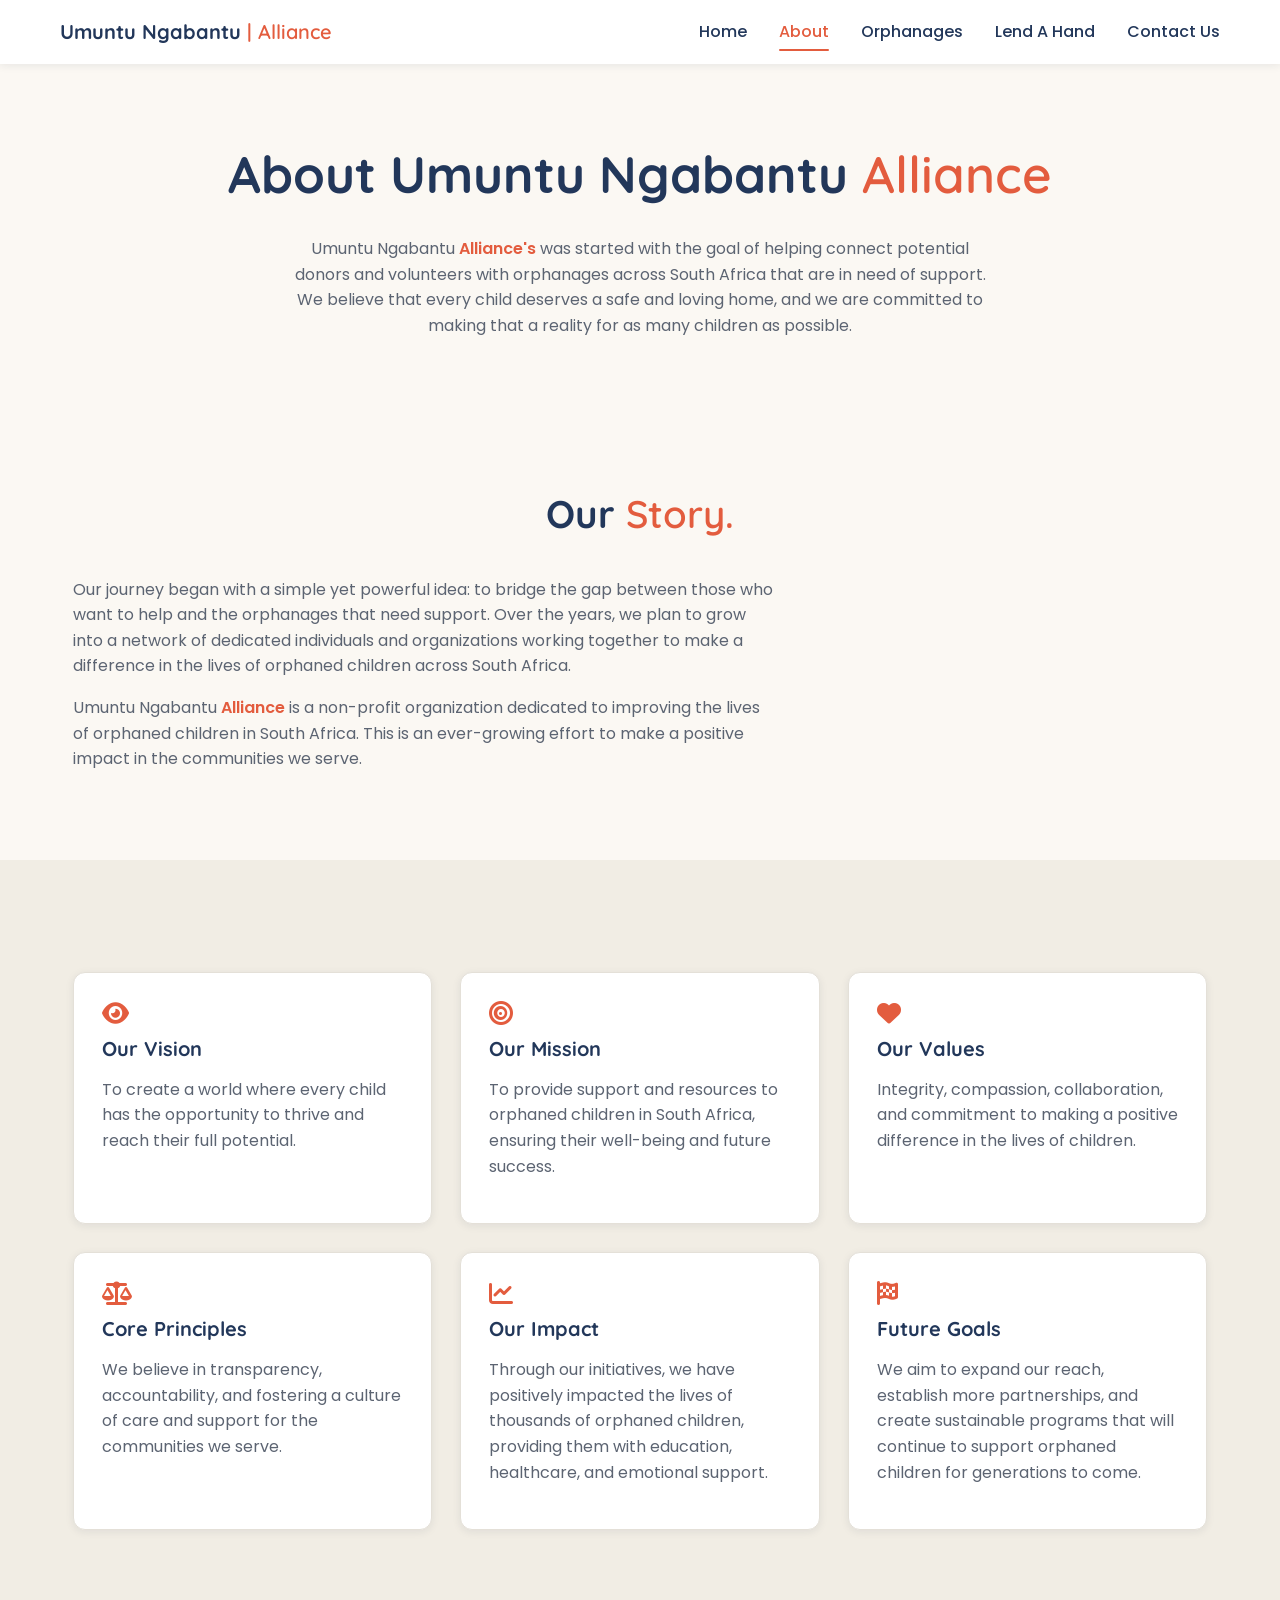
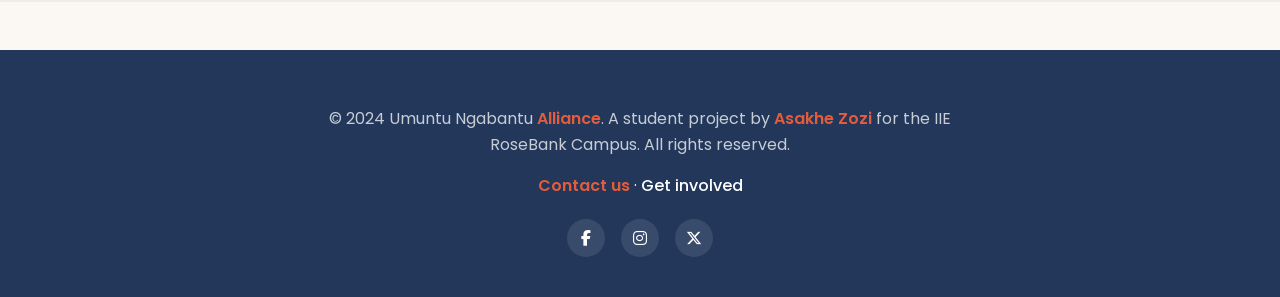
<file: htmlPages/about.html>
<!doctype html>
<html lang="en">
  <head>
    <meta charset="UTF-8" />
    <meta name="viewport" content="width=device-width, initial-scale=1.0" />
    <!-- Google Fonts: Quicksand for headings, Poppins for body text -->
    <link rel="preconnect" href="https://fonts.googleapis.com" />
    <link href="css/style.css" rel="stylesheet" />
    <!-- Font Awesome (icons only — pure CSS, no JavaScript required) -->
    <link
      rel="stylesheet"
      href="https://cdnjs.cloudflare.com/ajax/libs/font-awesome/6.5.2/css/all.min.css"
    />

    <link
      href="https://fonts.googleapis.com/css2?family=Quicksand:wght@600;700&family=Poppins:wght@400;500;600&display=swap"
      rel="stylesheet"
    />
    <script src="js/script.js" defer></script>
    <title>Umuntu Ngabantu Alliance | Empowering Communities</title>
  </head>
  <body>
    <!-- Header Section -->
    <header class="site-header">
      <nav class="nav">
        <input type="checkbox" id="nav-toggle-input" class="nav-toggle-input" />
        <a href="index.html" class="logo"
          >Umuntu Ngabantu <span class="mbala">| Alliance</span>
        </a>
        <label
          for="nav-toggle-input"
          class="nav-toggle"
          aria-label="Toggle navigation menu"
        >
          <i class="fa-solid fa-bars"></i>
        </label>
        <ul class="nav-links">
          <li class="link-items">
            <a href="index.html" class="link">Home</a>
          </li>
          <li class="link-items">
            <a href="about.html" class="link active">About</a>
          </li>
          <li class="link-items">
            <a href="orphanages.html" class="link">Orphanages</a>
          </li>
          <li class="link-items">
            <a href="enquiry.html" class="link">Lend A Hand</a>
          </li>
          <li class="link-items">
            <a href="contact.html" class="link">Contact Us</a>
          </li>
        </ul>
      </nav>
    </header>

    <!-- About/Hero Section -->
    <section class="about">
      <h1 class="heading1">
        About Umuntu Ngabantu <span class="mbala">Alliance</span>
      </h1>
      <p class="para">
        Umuntu Ngabantu <span class="mbala">Alliance's</span> was started with
        the goal of helping connect potential donors and volunteers with
        orphanages across South Africa that are in need of support. We believe
        that every child deserves a safe and loving home, and we are committed
        to making that a reality for as many children as possible.
      </p>
    </section>

    <!-- In-depth Information Section -->
    <section class="isection">
      <div class="container">
        <h2 class="heading2">Our <span class="mbala">Story.</span></h2>
        <p class="para">
          Our journey began with a simple yet powerful idea: to bridge the gap
          between those who want to help and the orphanages that need support.
          Over the years, we plan to grow into a network of dedicated
          individuals and organizations working together to make a difference in
          the lives of orphaned children across South Africa.
        </p>
        <p class="para">
          Umuntu Ngabantu <span class="mbala">Alliance</span> is a non-profit
          organization dedicated to improving the lives of orphaned children in
          South Africa. This is an ever-growing effort to make a positive impact
          in the communities we serve.
        </p>
      </div>
    </section>

    <!-- Vision and Mission Section -->
    <section class="isection alt">
      <div class="container">
        <div class="grid-3">
          <div class="vision">
            <i class="fa-solid fa-eye"></i>
            <h3 class="heading3">Our Vision</h3>
            <p class="para">
              To create a world where every child has the opportunity to thrive
              and reach their full potential.
            </p>
          </div>
          <div class="mission">
            <i class="fa-solid fa-bullseye"></i>
            <h3 class="heading3">Our Mission</h3>
            <p class="para">
              To provide support and resources to orphaned children in South
              Africa, ensuring their well-being and future success.
            </p>
          </div>
          <div class="values">
            <i class="fa-solid fa-heart"></i>
            <h3 class="heading3">Our Values</h3>
            <p class="para">
              Integrity, compassion, collaboration, and commitment to making a
              positive difference in the lives of children.
            </p>
          </div>
          <div class="core-principles">
            <i class="fa-solid fa-scale-balanced"></i>
            <h3 class="heading3">Core Principles</h3>
            <p class="para">
              We believe in transparency, accountability, and fostering a
              culture of care and support for the communities we serve.
            </p>
          </div>
          <div class="impact">
            <i class="fa-solid fa-chart-line"></i>
            <h3 class="heading3">Our Impact</h3>
            <p class="para">
              Through our initiatives, we have positively impacted the lives of
              thousands of orphaned children, providing them with education,
              healthcare, and emotional support.
            </p>
          </div>
          <div class="future-goals">
            <i class="fa-solid fa-flag-checkered"></i>
            <h3 class="heading3">Future Goals</h3>
            <p class="para">
              We aim to expand our reach, establish more partnerships, and
              create sustainable programs that will continue to support orphaned
              children for generations to come.
            </p>
          </div>
        </div>
      </div>
    </section>

    <!-- Footer Section -->
    <footer class="site-footer">
      <div class="container">
        <p class="para">
          &copy; 2024 Umuntu Ngabantu <span class="mbala">Alliance</span>. A
          student project by <span class="mbala">Asakhe Zozi</span> for the IIE
          RoseBank Campus. All rights reserved.
        </p>
        <p>
          <a href="contact.html"><span class="mbala">Contact us</span></a>
          &middot; <a href="enquiry.html">Get involved</a>
        </p>
        <div class="social-icons">
          <a href="#" aria-label="Facebook"
            ><i class="fa-brands fa-facebook-f"></i
          ></a>
          <a href="#" aria-label="Instagram"
            ><i class="fa-brands fa-instagram"></i
          ></a>
          <a href="#" aria-label="X (Twitter)"
            ><i class="fa-brands fa-x-twitter"></i
          ></a>
        </div>
      </div>
    </footer>
  </body>
</html>
</file>
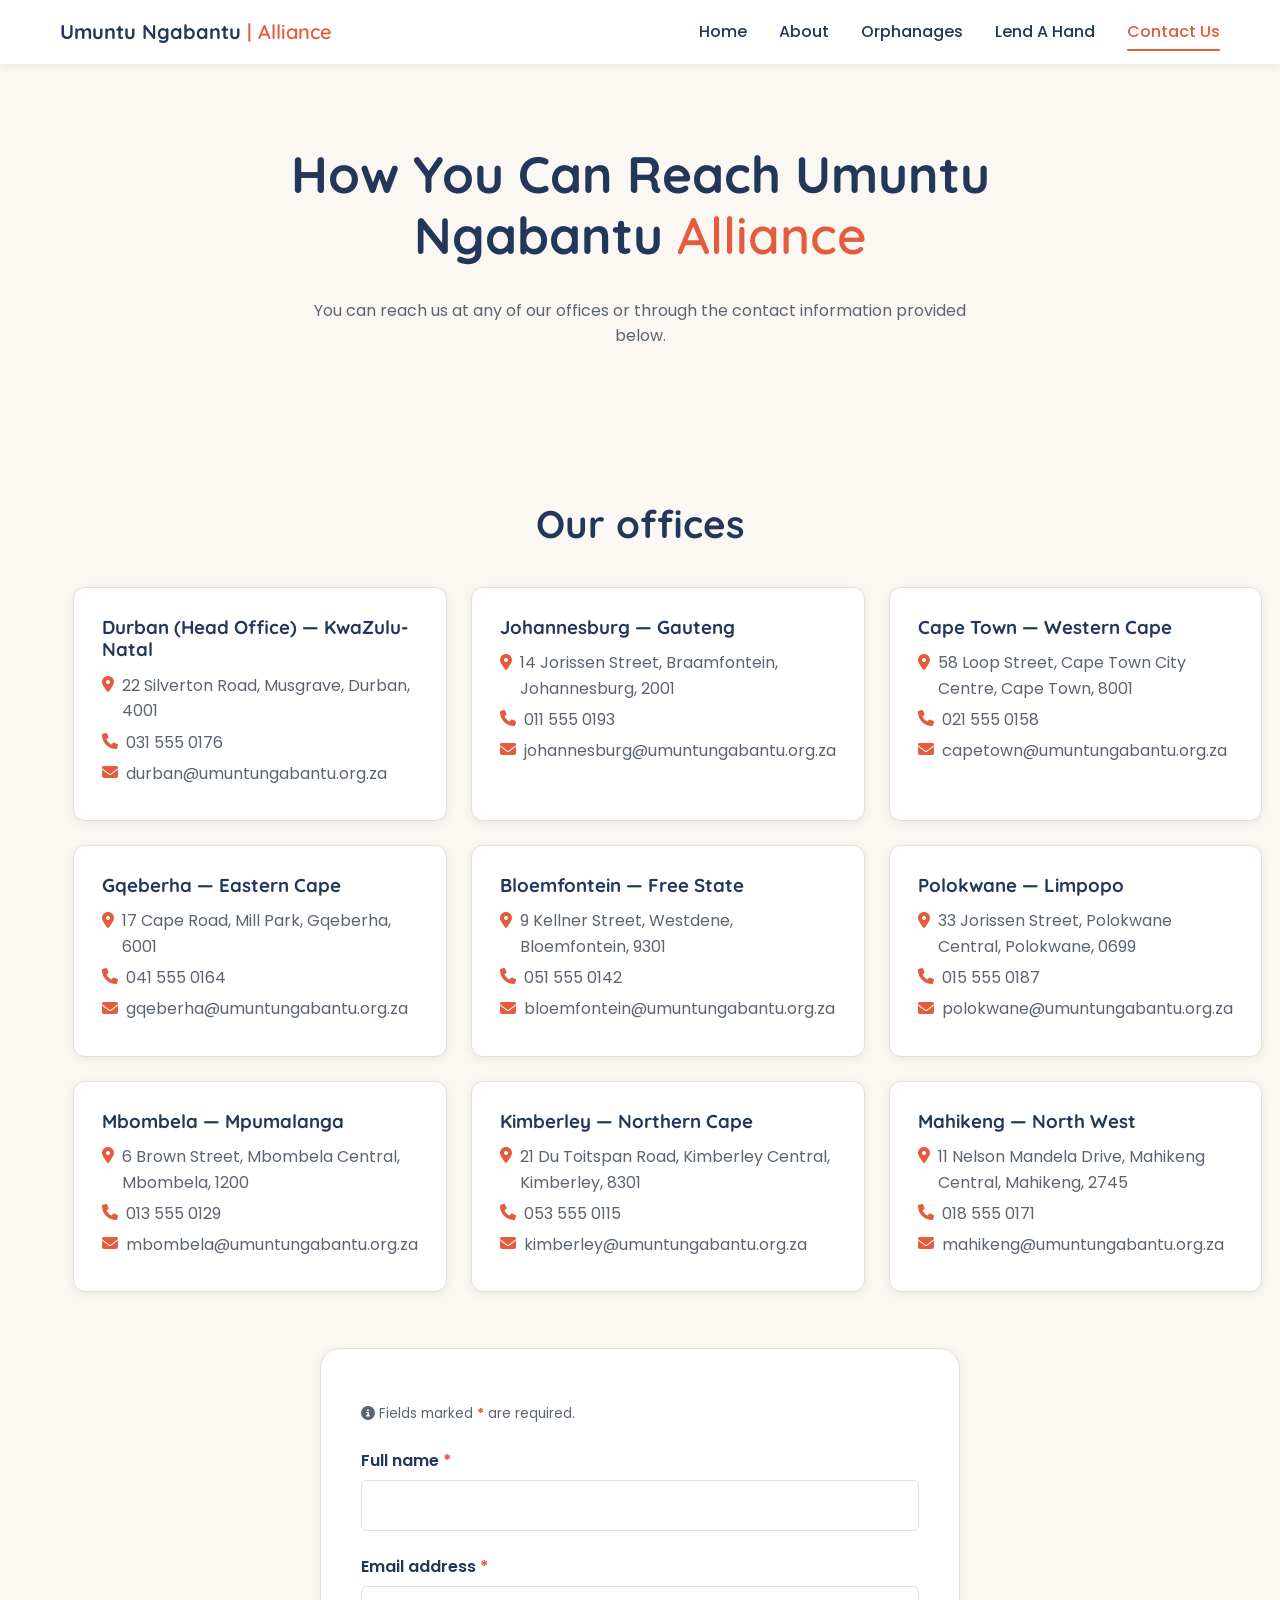
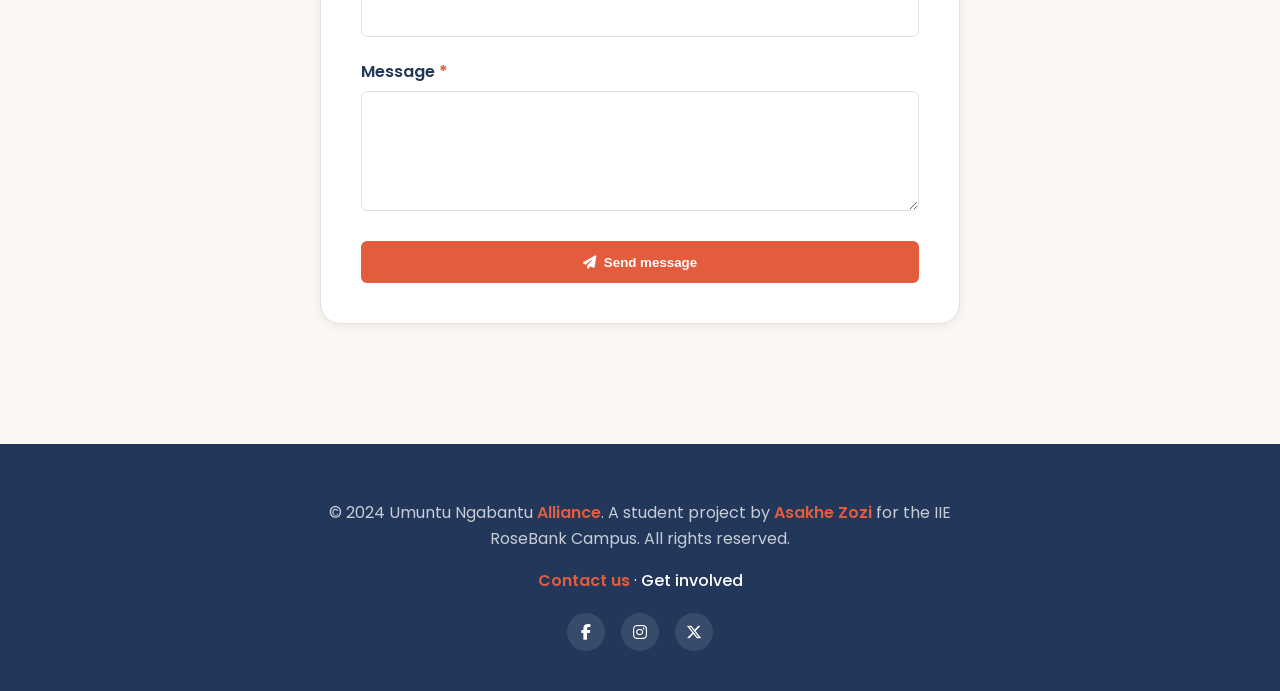
<file: htmlPages/contact.html>
<!doctype html>
<html lang="en">
  <head>
    <meta charset="UTF-8" />
    <meta name="viewport" content="width=device-width, initial-scale=1.0" />
    <!-- Google Fonts: Quicksand for headings, Poppins for body text -->
    <link rel="preconnect" href="https://fonts.googleapis.com" />

    <link href="css/style.css" rel="stylesheet" />
    <!-- Font Awesome (icons only — pure CSS, no JavaScript required) -->
    <link
      rel="stylesheet"
      href="https://cdnjs.cloudflare.com/ajax/libs/font-awesome/6.5.2/css/all.min.css"
    />

    <link
      href="https://fonts.googleapis.com/css2?family=Quicksand:wght@600;700&family=Poppins:wght@400;500;600&display=swap"
      rel="stylesheet"
    />
    <script src="js/script.js" defer></script>
    <title>Umuntu Ngabantu Alliance | Empowering Communities</title>
  </head>
  <body>
    <!-- Header Section -->
    <header class="site-header">
      <nav class="nav">
        <input type="checkbox" id="nav-toggle-input" class="nav-toggle-input" />
        <a href="index.html" class="logo"
          >Umuntu Ngabantu <span class="mbala">| Alliance</span>
        </a>
        <label
          for="nav-toggle-input"
          class="nav-toggle"
          aria-label="Toggle navigation menu"
        >
          <i class="fa-solid fa-bars"></i>
        </label>
        <ul class="nav-links">
          <li class="link-items">
            <a href="index.html" class="link">Home</a>
          </li>
          <li class="link-items">
            <a href="about.html" class="link">About</a>
          </li>
          <li class="link-items">
            <a href="orphanages.html" class="link">Orphanages</a>
          </li>
          <li class="link-items">
            <a href="enquiry.html" class="link">Lend A Hand</a>
          </li>
          <li class="link-items">
            <a href="contact.html" class="link active">Contact Us</a>
          </li>
        </ul>
      </nav>
    </header>

    <!-- Contact/Hero Section -->
    <section class="contact">
      <h1 class="heading1">
        How You Can Reach Umuntu Ngabantu <span class="mbala">Alliance</span>
      </h1>
      <p class="para">
        You can reach us at any of our offices or through the contact
        information provided below.
      </p>
    </section>

    <!-- ===================== OFFICE LOCATIONS ===================== -->
    <section class="isection">
      <div class="container">
        <h2 class="heading2">Our offices</h2>
        <div class="locations-grid">
          <div class="location-card">
            <h3>Durban (Head Office) &mdash; KwaZulu-Natal</h3>
            <p>
              <i class="fa-solid fa-location-dot"></i> 22 Silverton Road,
              Musgrave, Durban, 4001
            </p>
            <p><i class="fa-solid fa-phone"></i> 031 555 0176</p>
            <p>
              <i class="fa-solid fa-envelope"></i> durban@umuntungabantu.org.za
            </p>
          </div>

          <div class="location-card">
            <h3>Johannesburg &mdash; Gauteng</h3>
            <p>
              <i class="fa-solid fa-location-dot"></i> 14 Jorissen Street,
              Braamfontein, Johannesburg, 2001
            </p>
            <p><i class="fa-solid fa-phone"></i> 011 555 0193</p>
            <p>
              <i class="fa-solid fa-envelope"></i>
              johannesburg@umuntungabantu.org.za
            </p>
          </div>

          <div class="location-card">
            <h3>Cape Town &mdash; Western Cape</h3>
            <p>
              <i class="fa-solid fa-location-dot"></i> 58 Loop Street, Cape Town
              City Centre, Cape Town, 8001
            </p>
            <p><i class="fa-solid fa-phone"></i> 021 555 0158</p>
            <p>
              <i class="fa-solid fa-envelope"></i>
              capetown@umuntungabantu.org.za
            </p>
          </div>

          <div class="location-card">
            <h3>Gqeberha &mdash; Eastern Cape</h3>
            <p>
              <i class="fa-solid fa-location-dot"></i> 17 Cape Road, Mill Park,
              Gqeberha, 6001
            </p>
            <p><i class="fa-solid fa-phone"></i> 041 555 0164</p>
            <p>
              <i class="fa-solid fa-envelope"></i>
              gqeberha@umuntungabantu.org.za
            </p>
          </div>

          <div class="location-card">
            <h3>Bloemfontein &mdash; Free State</h3>
            <p>
              <i class="fa-solid fa-location-dot"></i> 9 Kellner Street,
              Westdene, Bloemfontein, 9301
            </p>
            <p><i class="fa-solid fa-phone"></i> 051 555 0142</p>
            <p>
              <i class="fa-solid fa-envelope"></i>
              bloemfontein@umuntungabantu.org.za
            </p>
          </div>

          <div class="location-card">
            <h3>Polokwane &mdash; Limpopo</h3>
            <p>
              <i class="fa-solid fa-location-dot"></i> 33 Jorissen Street,
              Polokwane Central, Polokwane, 0699
            </p>
            <p><i class="fa-solid fa-phone"></i> 015 555 0187</p>
            <p>
              <i class="fa-solid fa-envelope"></i>
              polokwane@umuntungabantu.org.za
            </p>
          </div>

          <div class="location-card">
            <h3>Mbombela &mdash; Mpumalanga</h3>
            <p>
              <i class="fa-solid fa-location-dot"></i> 6 Brown Street, Mbombela
              Central, Mbombela, 1200
            </p>
            <p><i class="fa-solid fa-phone"></i> 013 555 0129</p>
            <p>
              <i class="fa-solid fa-envelope"></i>
              mbombela@umuntungabantu.org.za
            </p>
          </div>

          <div class="location-card">
            <h3>Kimberley &mdash; Northern Cape</h3>
            <p>
              <i class="fa-solid fa-location-dot"></i> 21 Du Toitspan Road,
              Kimberley Central, Kimberley, 8301
            </p>
            <p><i class="fa-solid fa-phone"></i> 053 555 0115</p>
            <p>
              <i class="fa-solid fa-envelope"></i>
              kimberley@umuntungabantu.org.za
            </p>
          </div>

          <div class="location-card">
            <h3>Mahikeng &mdash; North West</h3>
            <p>
              <i class="fa-solid fa-location-dot"></i> 11 Nelson Mandela Drive,
              Mahikeng Central, Mahikeng, 2745
            </p>
            <p><i class="fa-solid fa-phone"></i> 018 555 0171</p>
            <p>
              <i class="fa-solid fa-envelope"></i>
              mahikeng@umuntungabantu.org.za
            </p>
          </div>
        </div>

        <!-- =================================================
           GENERAL CONTACT FORM
           Validated by js/script.js (the form has novalidate, so the
           browser's own pop-ups are off).
           No backend — this is a static student project,
           so nothing is actually sent anywhere.
      ================================================= -->
        <div class="form-wrapper">
          <p class="form-note">
            <i class="fa-solid fa-circle-info"></i> Fields marked
            <span class="required-mark">*</span> are required.
          </p>

          <form novalidate>
            <div class="form-group">
              <label for="contact-name">Full name</label>
              <input
                type="text"
                id="contact-name"
                name="contact-name"
                placeholder=" "
                required
              />
            </div>

            <div class="form-group">
              <label for="contact-email">Email address</label>
              <input
                type="email"
                id="contact-email"
                name="contact-email"
                placeholder=" "
                required
              />
            </div>

            <div class="form-group">
              <label for="contact-message">Message</label>
              <textarea
                id="contact-message"
                name="contact-message"
                placeholder=" "
                required
              ></textarea>
            </div>

            <button type="submit" class="btn">
              <i class="fa-solid fa-paper-plane"></i> Send message
            </button>
          </form>
        </div>
      </div>
    </section>

    <!-- Footer Section -->
    <footer class="site-footer">
      <div class="container">
        <p class="para">
          &copy; 2024 Umuntu Ngabantu <span class="mbala">Alliance</span>. A
          student project by <span class="mbala">Asakhe Zozi</span> for the IIE
          RoseBank Campus. All rights reserved.
        </p>
        <p>
          <a href="contact.html"><span class="mbala">Contact us</span></a>
          &middot; <a href="enquiry.html">Get involved</a>
        </p>
        <div class="social-icons">
          <a href="#" aria-label="Facebook"
            ><i class="fa-brands fa-facebook-f"></i
          ></a>
          <a href="#" aria-label="Instagram"
            ><i class="fa-brands fa-instagram"></i
          ></a>
          <a href="#" aria-label="X (Twitter)"
            ><i class="fa-brands fa-x-twitter"></i
          ></a>
        </div>
      </div>
    </footer>
  </body>
</html>
</file>
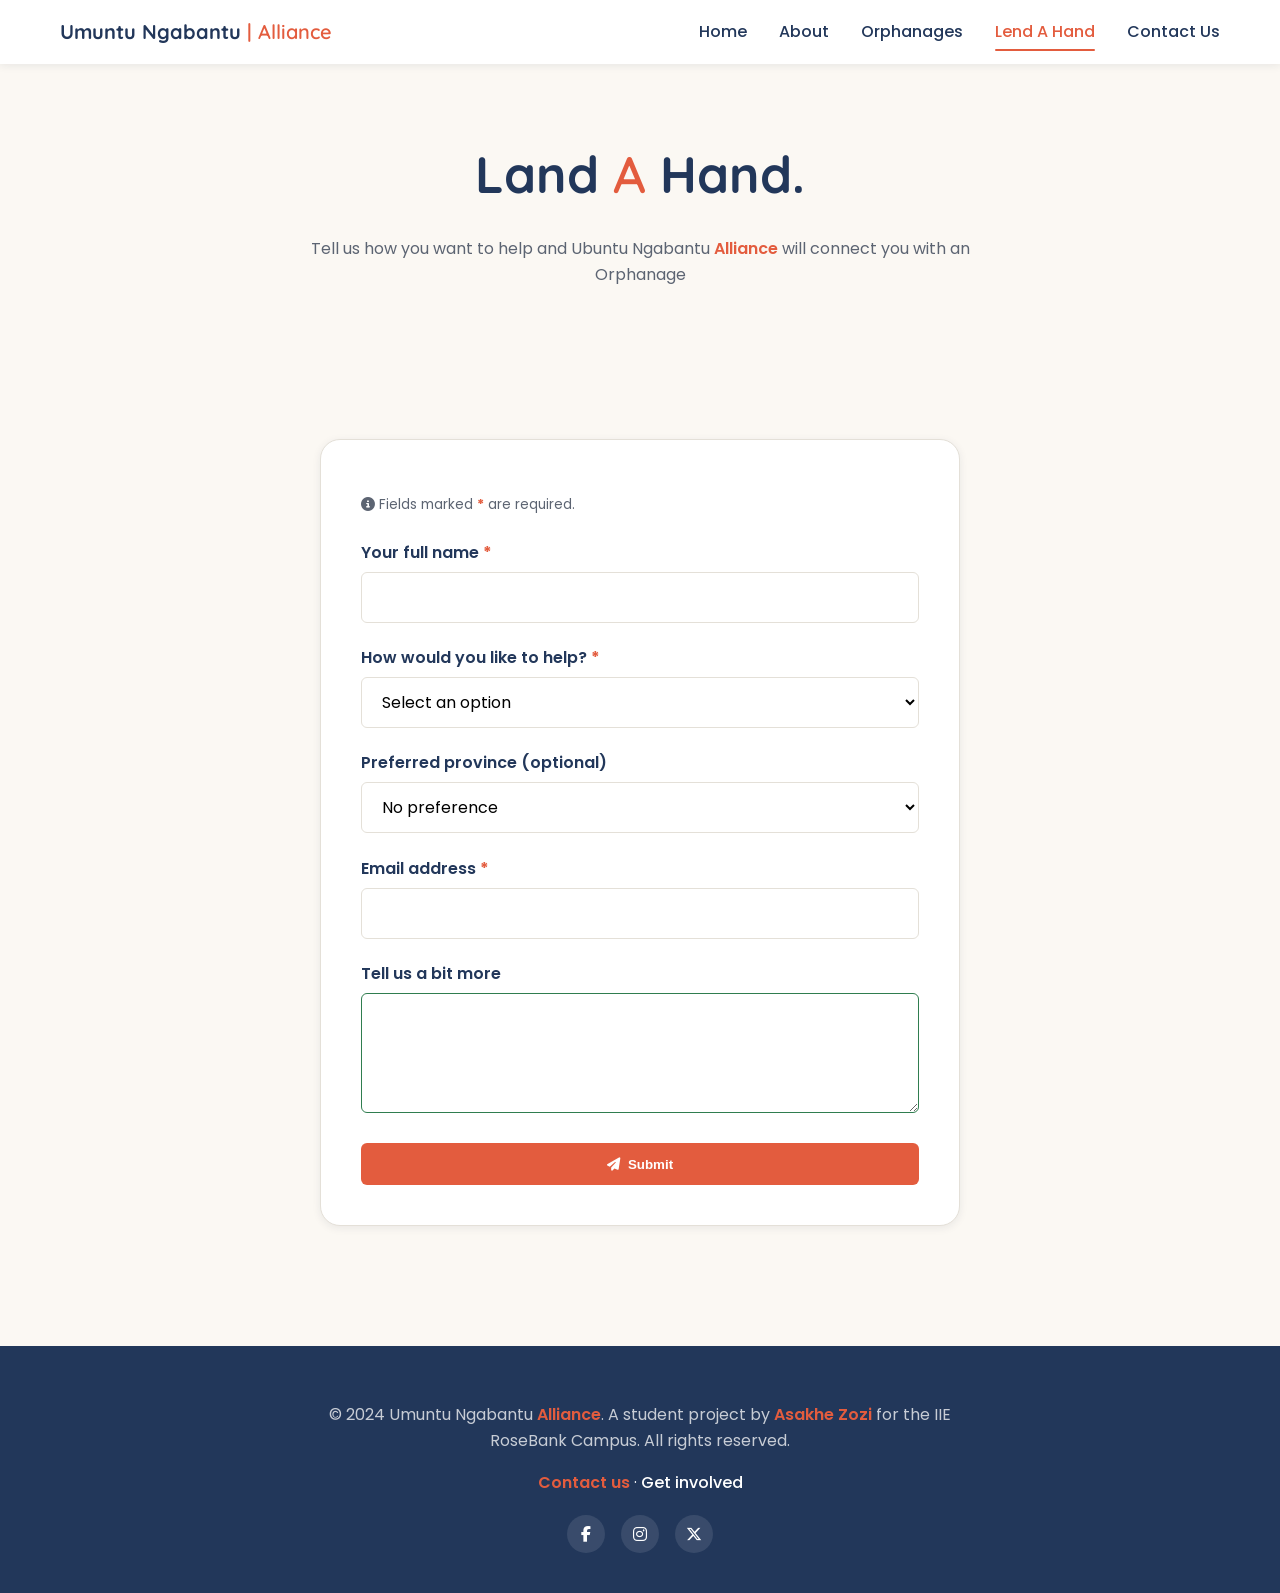
<file: htmlPages/enquiry.html>
<!doctype html>
<html lang="en">
  <head>
    <meta charset="UTF-8" />
    <meta name="viewport" content="width=device-width, initial-scale=1.0" />
    <!-- Google Fonts: Quicksand for headings, Poppins for body text -->
    <link rel="preconnect" href="https://fonts.googleapis.com" />

    <link href="css/style.css" rel="stylesheet" />
    <!-- Font Awesome (icons only — pure CSS, no JavaScript required) -->
    <link
      rel="stylesheet"
      href="https://cdnjs.cloudflare.com/ajax/libs/font-awesome/6.5.2/css/all.min.css"
    />

    <link
      href="https://fonts.googleapis.com/css2?family=Quicksand:wght@600;700&family=Poppins:wght@400;500;600&display=swap"
      rel="stylesheet"
    />
    <script src="js/script.js" defer></script>
    <title>Umuntu Ngabantu Alliance | Empowering Communities</title>
  </head>
  <body>
    <!-- Header Section -->
    <header class="site-header">
      <nav class="nav">
        <input type="checkbox" id="nav-toggle-input" class="nav-toggle-input" />
        <a href="index.html" class="logo"
          >Umuntu Ngabantu <span class="mbala">| Alliance</span>
        </a>
        <label
          for="nav-toggle-input"
          class="nav-toggle"
          aria-label="Toggle navigation menu"
        >
          <i class="fa-solid fa-bars"></i>
        </label>
        <ul class="nav-links">
          <li class="link-items">
            <a href="index.html" class="link">Home</a>
          </li>
          <li class="link-items">
            <a href="about.html" class="link">About</a>
          </li>
          <li class="link-items">
            <a href="orphanages.html" class="link">Orphanages</a>
          </li>
          <li class="link-items">
            <a href="enquiry.html" class="link active">Lend A Hand</a>
          </li>
          <li class="link-items">
            <a href="contact.html" class="link">Contact Us</a>
          </li>
        </ul>
      </nav>
    </header>

    <!-- Lend a Hand/Hero Section -->
    <section class="enquiry">
      <h1 class="heading1">Land <span class="mbala">A</span> Hand.</h1>
      <p class="para">
        Tell us how you want to help and Ubuntu Ngabantu
        <span class="mbala">Alliance</span> will connect you with an Orphanage
      </p>
    </section>

    <section class="isection">
      <div class="container">
        <div class="form-wrapper">
          <!-- js/script.js checks the fields below (the form has novalidate, so the
             browser's own pop-ups are off) and swaps the form for a thank-you
             message once every required field passes. No backend — this is a
             static student project, so nothing is actually sent. -->
          <p class="form-note">
            <i class="fa-solid fa-circle-info"></i> Fields marked
            <span class="required-mark">*</span> are required.
          </p>
          <form novalidate>
            <div class="form-group">
              <label for="full-name">Your full name</label>
              <input
                type="text"
                id="full-name"
                name="full-name"
                placeholder=" "
                required
              />
            </div>
            <div class="form-group">
              <label for="involvement-type">How would you like to help?</label>
              <select id="involvement-type" name="involvement-type" required>
                <option value="">Select an option</option>
                <option value="donate">Make a donation</option>
                <option value="sponsor">Sponsor a child</option>
                <option value="volunteer">Volunteer</option>
                <option value="corporate">Corporate partnership</option>
              </select>
              <span class="error-message" id="involvement-type-error"
                >Please select an option.</span
              >
            </div>
            <div class="form-group">
              <label for="preferred-province"
                >Preferred province (optional)</label
              >
              <select id="preferred-province" name="preferred-province">
                <option value="">No preference</option>
                <option value="eastern-cape">Eastern Cape</option>
                <option value="free-state">Free State</option>
                <option value="gauteng">Gauteng</option>
                <option value="kwazulu-natal">KwaZulu-Natal</option>
                <option value="limpopo">Limpopo</option>
                <option value="mpumalanga">Mpumalanga</option>
                <option value="northern-cape">Northern Cape</option>
                <option value="north-west">North West</option>
                <option value="western-cape">Western Cape</option>
              </select>
            </div>
            <div class="form-group">
              <label for="email">Email address</label>
              <input
                type="email"
                id="email"
                name="email"
                placeholder=" "
                required
              />
            </div>
            <div class="form-group">
              <label for="message">Tell us a bit more</label>
              <textarea id="message" name="message"></textarea>
            </div>
            <button type="submit" class="btn">
              <i class="fa-solid fa-paper-plane"></i> Submit
            </button>
          </form>
        </div>
      </div>
    </section>

    <!-- Footer Section -->
    <footer class="site-footer">
      <div class="container">
        <p class="para">
          &copy; 2024 Umuntu Ngabantu <span class="mbala">Alliance</span>. A
          student project by <span class="mbala">Asakhe Zozi</span> for the IIE
          RoseBank Campus. All rights reserved.
        </p>
        <p>
          <a href="contact.html"><span class="mbala">Contact us</span></a>
          &middot; <a href="enquiry.html">Get involved</a>
        </p>
        <div class="social-icons">
          <a href="#" aria-label="Facebook"
            ><i class="fa-brands fa-facebook-f"></i
          ></a>
          <a href="#" aria-label="Instagram"
            ><i class="fa-brands fa-instagram"></i
          ></a>
          <a href="#" aria-label="X (Twitter)"
            ><i class="fa-brands fa-x-twitter"></i
          ></a>
        </div>
      </div>
    </footer>
  </body>
</html>
</file>
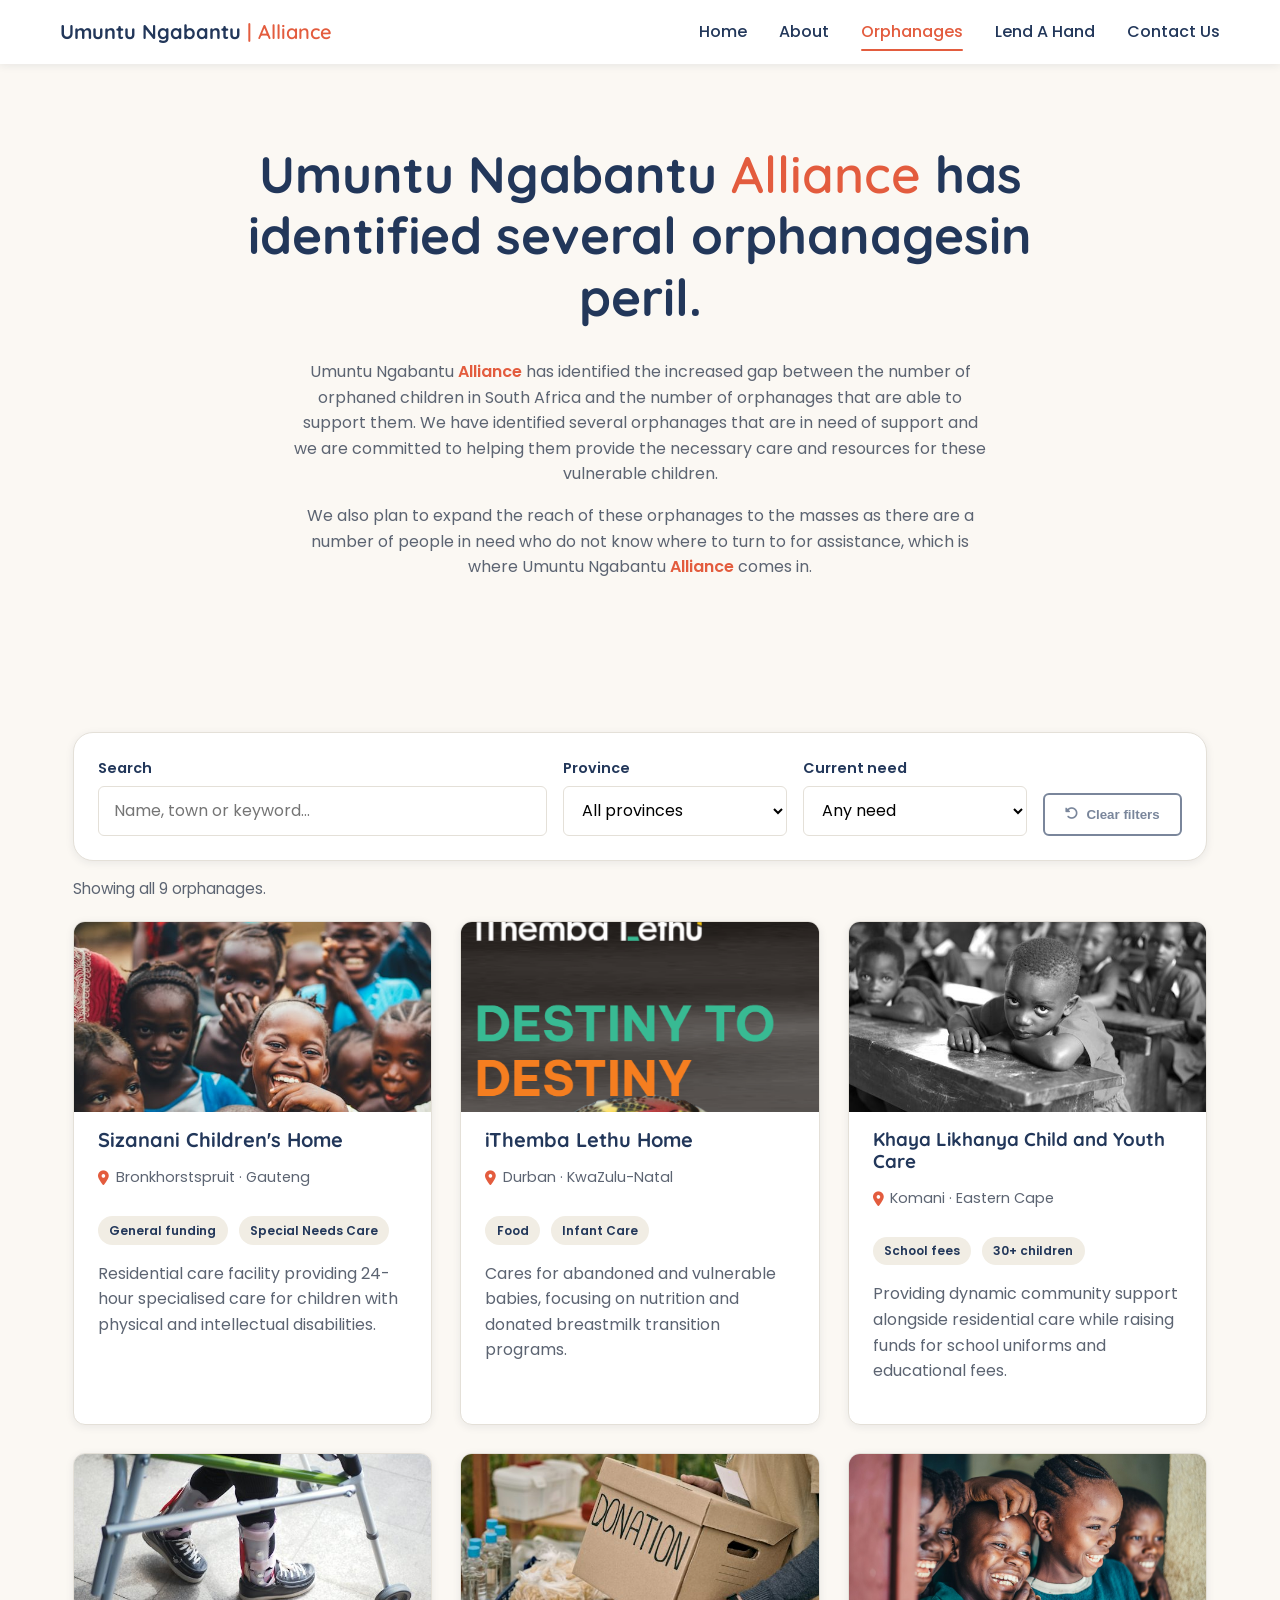
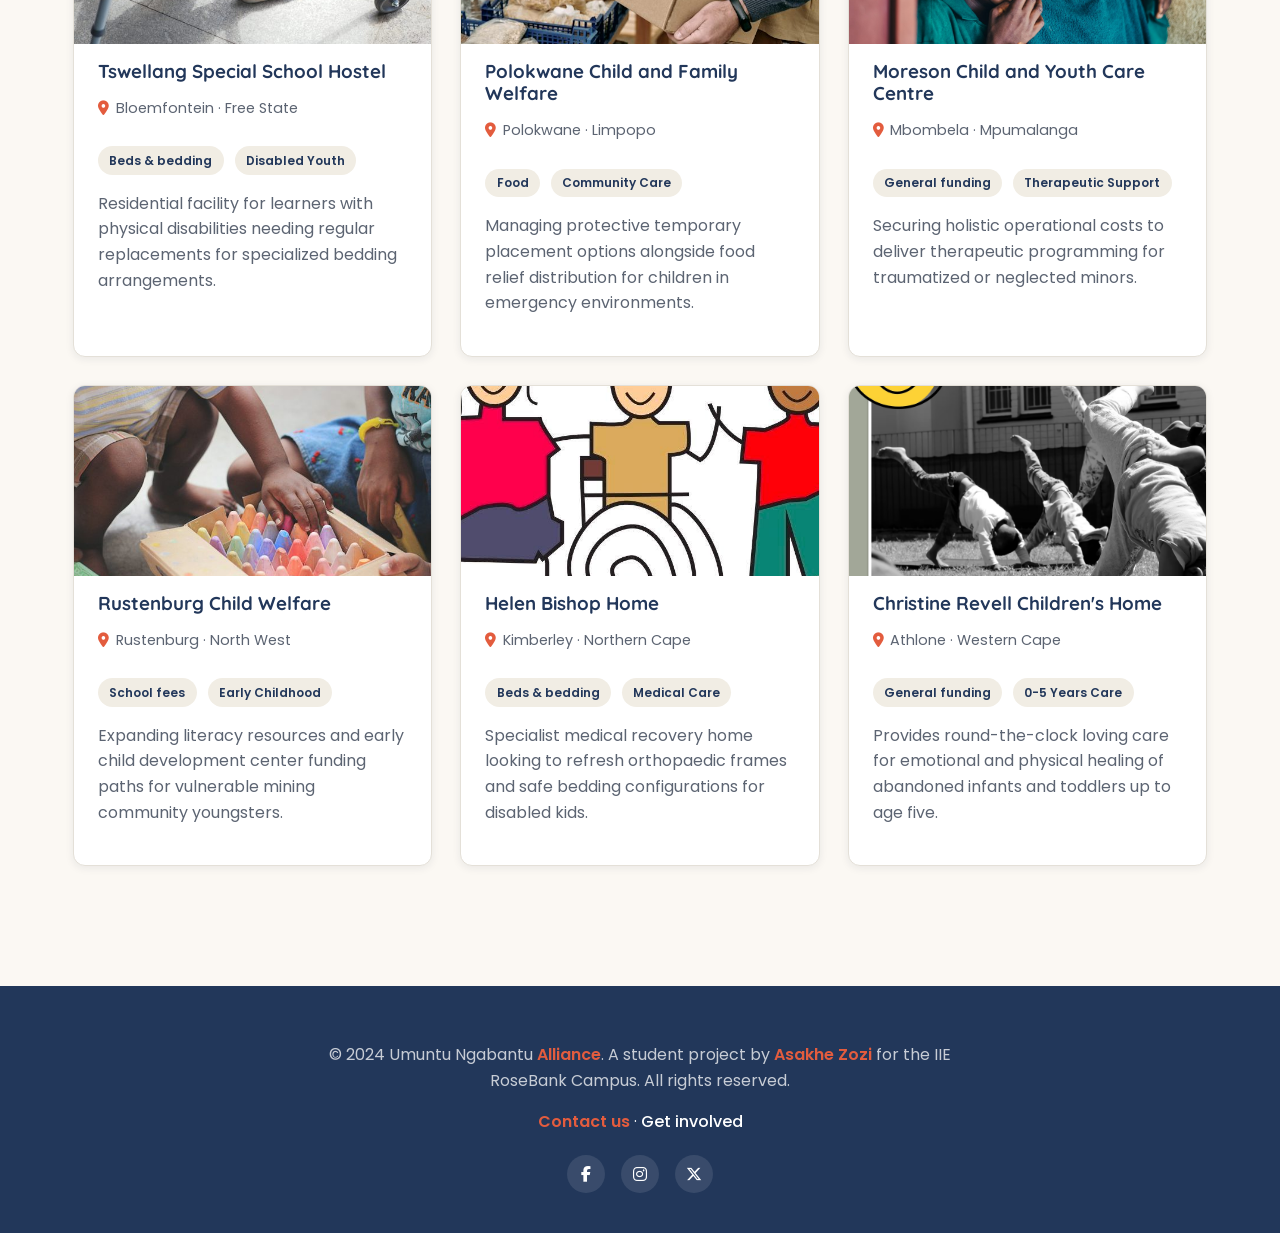
<file: htmlPages/orphanages.html>
<!doctype html>
<html lang="en">
  <head>
    <meta charset="UTF-8" />
    <meta name="viewport" content="width=device-width, initial-scale=1.0" />
    <!-- Google Fonts: Quicksand for headings, Poppins for body text -->
    <link rel="preconnect" href="https://fonts.googleapis.com" />

    <link href="css/style.css" rel="stylesheet" />
    <!-- Font Awesome (icons only — pure CSS, no JavaScript required) -->
    <link
      rel="stylesheet"
      href="https://cdnjs.cloudflare.com/ajax/libs/font-awesome/6.5.2/css/all.min.css"
    />

    <link
      href="https://fonts.googleapis.com/css2?family=Quicksand:wght@600;700&family=Poppins:wght@400;500;600&display=swap"
      rel="stylesheet"
    />
    <script src="js/script.js" defer></script>
    <title>Umuntu Ngabantu Alliance | Empowering Communities</title>
  </head>
  <body>
    <!-- Header Section -->
    <header class="site-header">
      <nav class="nav">
        <input type="checkbox" id="nav-toggle-input" class="nav-toggle-input" />
        <a href="index.html" class="logo"
          >Umuntu Ngabantu <span class="mbala">| Alliance</span>
        </a>
        <label
          for="nav-toggle-input"
          class="nav-toggle"
          aria-label="Toggle navigation menu"
        >
          <i class="fa-solid fa-bars"></i>
        </label>
        <ul class="nav-links">
          <li class="link-items">
            <a href="index.html" class="link">Home</a>
          </li>
          <li class="link-items">
            <a href="about.html" class="link">About</a>
          </li>
          <li class="link-items">
            <a href="orphanages.html" class="link active">Orphanages</a>
          </li>
          <li class="link-items">
            <a href="enquiry.html" class="link">Lend A Hand</a>
          </li>
          <li class="link-items">
            <a href="contact.html" class="link">Contact Us</a>
          </li>
        </ul>
      </nav>
    </header>

    <!-- Orphanages/Hero Section -->
    <section class="orphanages">
      <h1 class="heading1">
        Umuntu Ngabantu <span class="mbala">Alliance</span> has identified
        several orphanagesin peril.
      </h1>
      <p class="para">
        Umuntu Ngabantu <span class="mbala">Alliance</span> has identified the
        increased gap between the number of orphaned children in South Africa
        and the number of orphanages that are able to support them. We have
        identified several orphanages that are in need of support and we are
        committed to helping them provide the necessary care and resources for
        these vulnerable children.
      </p>
      <p class="para">
        We also plan to expand the reach of these orphanages to the masses as
        there are a number of people in need who do not know where to turn to
        for assistance, which is where Umuntu Ngabantu
        <span class="mbala">Alliance</span> comes in.
      </p>
    </section>

    <section class="isection">
      <div class="container">
        <!-- js/script.js adds the search box and the province / current-need
             filters above this list, using the info on each card below. -->

        <div id="orphanageDirectory" class="grid-3">
          <!-- FILLER IMAGES throughout: swap the src for each card's real photo. -->

          <!-- GAUTENG -->
          <div class="listing-card">
            <img
              class="listing-img"
              src="media/sizani.jpeg"
              alt="Sizanani Children's Home"
              loading="lazy"
            />
            <h3 class="heading3">Sizanani Children's Home</h3>
            <p class="meta">
              <i class="fa-solid fa-location-dot"></i> Bronkhorstspruit &middot;
              Gauteng
            </p>
            <span class="tag">General funding</span
            ><span class="tag">Special Needs Care</span>
            <p>
              Residential care facility providing 24-hour specialised care for
              children with physical and intellectual disabilities.
            </p>
          </div>
          <!-- KWAZULU-NATAL -->
          <div class="listing-card">
            <img
              class="listing-img"
              src="media/Itemba Lethu.PNG"
              alt="iThemba Lethu Home"
              loading="lazy"
            />
            <h3 class="heading3">iThemba Lethu Home</h3>
            <p class="meta">
              <i class="fa-solid fa-location-dot"></i> Durban &middot;
              KwaZulu-Natal
            </p>
            <span class="tag">Food</span><span class="tag">Infant Care</span>
            <p>
              Cares for abandoned and vulnerable babies, focusing on nutrition
              and donated breastmilk transition programs.
            </p>
          </div>
          <!-- EASTERN CAPE -->
          <div class="listing-card">
            <img
              class="listing-img"
              src="media/khayaLikhanya.jpeg"
              alt="Khaya Likhanya Child and Youth Care"
              loading="lazy"
            />
            <h3>Khaya Likhanya Child and Youth Care</h3>
            <p class="meta">
              <i class="fa-solid fa-location-dot"></i> Komani &middot; Eastern
              Cape
            </p>
            <span class="tag">School fees</span
            ><span class="tag">30+ children</span>
            <p>
              Providing dynamic community support alongside residential care
              while raising funds for school uniforms and educational fees.
            </p>
          </div>

          <!-- FREE STATE -->
          <div class="listing-card">
            <img
              class="listing-img"
              src="media/tswellang.jpeg"
              alt="Tswellang Special School Hostel"
              loading="lazy"
            />
            <h3>Tswellang Special School Hostel</h3>
            <p class="meta">
              <i class="fa-solid fa-location-dot"></i> Bloemfontein &middot;
              Free State
            </p>
            <span class="tag">Beds &amp; bedding</span
            ><span class="tag">Disabled Youth</span>
            <p>
              Residential facility for learners with physical disabilities
              needing regular replacements for specialized bedding arrangements.
            </p>
          </div>

          <!-- LIMPOPO -->
          <div class="listing-card">
            <img
              class="listing-img"
              src="media/polokwane.jpeg"
              alt="Polokwane Child and Family Welfare"
              loading="lazy"
            />
            <h3>Polokwane Child and Family Welfare</h3>
            <p class="meta">
              <i class="fa-solid fa-location-dot"></i> Polokwane &middot;
              Limpopo
            </p>
            <span class="tag">Food</span><span class="tag">Community Care</span>
            <p>
              Managing protective temporary placement options alongside food
              relief distribution for children in emergency environments.
            </p>
          </div>

          <!-- MPUMALANGA -->
          <div class="listing-card">
            <img
              class="listing-img"
              src="media/moreson.jpeg"
              alt="Moreson Child and Youth Care Centre"
              loading="lazy"
            />
            <h3>Moreson Child and Youth Care Centre</h3>
            <p class="meta">
              <i class="fa-solid fa-location-dot"></i> Mbombela &middot;
              Mpumalanga
            </p>
            <span class="tag">General funding</span
            ><span class="tag">Therapeutic Support</span>
            <p>
              Securing holistic operational costs to deliver therapeutic
              programming for traumatized or neglected minors.
            </p>
          </div>

          <!-- NORTH WEST -->
          <div class="listing-card">
            <img
              class="listing-img"
              src="media/rusternburg.jpeg"
              alt="Rustenburg Child Welfare"
              loading="lazy"
            />
            <h3>Rustenburg Child Welfare</h3>
            <p class="meta">
              <i class="fa-solid fa-location-dot"></i> Rustenburg &middot; North
              West
            </p>
            <span class="tag">School fees</span
            ><span class="tag">Early Childhood</span>
            <p>
              Expanding literacy resources and early child development center
              funding paths for vulnerable mining community youngsters.
            </p>
          </div>

          <!-- NORTHERN CAPE -->
          <div class="listing-card">
            <img
              class="listing-img"
              src="media/sthombe.jpg"
              alt="Helen Bishop Home"
              loading="lazy"
            />
            <h3>Helen Bishop Home</h3>
            <p class="meta">
              <i class="fa-solid fa-location-dot"></i> Kimberley &middot;
              Northern Cape
            </p>
            <span class="tag">Beds &amp; bedding</span
            ><span class="tag">Medical Care</span>
            <p>
              Specialist medical recovery home looking to refresh orthopaedic
              frames and safe bedding configurations for disabled kids.
            </p>
          </div>

          <!-- WESTERN CAPE -->
          <div class="listing-card">
            <img
              class="listing-img"
              src="media/Christine children home.PNG"
              alt="Christine Revell Children's Home"
              loading="lazy"
            />
            <h3>Christine Revell Children's Home</h3>
            <p class="meta">
              <i class="fa-solid fa-location-dot"></i> Athlone &middot; Western
              Cape
            </p>
            <span class="tag">General funding</span
            ><span class="tag">0-5 Years Care</span>
            <p>
              Provides round-the-clock loving care for emotional and physical
              healing of abandoned infants and toddlers up to age five.
            </p>
          </div>
        </div>
      </div>
    </section>

    <!-- Footer Section -->
    <footer class="site-footer">
      <div class="container">
        <p class="para">
          &copy; 2024 Umuntu Ngabantu <span class="mbala">Alliance</span>. A
          student project by <span class="mbala">Asakhe Zozi</span> for the IIE
          RoseBank Campus. All rights reserved.
        </p>
        <p>
          <a href="contact.html"><span class="mbala">Contact us</span></a>
          &middot; <a href="enquiry.html">Get involved</a>
        </p>
        <div class="social-icons">
          <a href="#" aria-label="Facebook"
            ><i class="fa-brands fa-facebook-f"></i
          ></a>
          <a href="#" aria-label="Instagram"
            ><i class="fa-brands fa-instagram"></i
          ></a>
          <a href="#" aria-label="X (Twitter)"
            ><i class="fa-brands fa-x-twitter"></i
          ></a>
        </div>
      </div>
    </footer>
  </body>
</html>
</file>
<file: htmlPages/css/style.css>
:root {
  /* Colour scheme, per the project proposal:
     light navy blue + warm orange-red accent on an off-white background */
  --color-navy: #22375a;
  --color-navy-dark: #182842;
  --color-accent: #e35c3e;
  --color-accent-dark: #c74a30;
  --color-bg: #fbf8f3;
  --color-surface: #ffffff;
  --color-text: #2b2b2b;
  --color-text-muted: #5c6472;
  --color-border: #e4e0d8;

  --font-heading: "Quicksand", sans-serif;
  --font-body: "Poppins", sans-serif;

  --radius-sm: 6px;
  --radius-md: 12px;
  --radius-lg: 20px;

  --shadow-sm: 0 2px 8px rgba(24, 40, 66, 0.08);
  --shadow-md: 0 8px 24px rgba(24, 40, 66, 0.12);

  --transition: 0.25s ease;
}

::selection {
  background-color: var(--color-accent); /* The highlight background color */
  color: var(--color-navy); /* The text color when highlighted */
}

* {
  box-sizing: border-box;
}

html {
  scroll-behavior: smooth;
}

body {
  margin: 0;
  padding: 0;
  font-family: var(--font-body);
  color: var(--color-text);
  background-color: var(--color-bg);
  line-height: 1.6;
}

img {
  max-width: 100%;
  display: block;
}

a {
  text-decoration: none;
  color: inherit;
}

ul {
  list-style: none;
  margin: 0;
  padding: 0;
}

h1,
h2,
h3,
.heading1,
.heading2,
.heading3 {
  font-family: var(--font-heading);
  font-weight: 700;
  color: var(--color-navy);
  line-height: 1.2;
  margin: 0 0 0.6em;
}

.heading1 {
  font-size: clamp(2rem, 4vw + 1rem, 3.2rem);
}

.heading2 {
  font-size: clamp(1.6rem, 2.5vw + 1rem, 2.4rem);
  text-align: center;
}

.heading3 {
  font-size: 1.25rem;
}

.para {
  font-size: 1rem;
  color: var(--color-text-muted);
  max-width: 70ch;
}

/* Accent span used throughout the copy, e.g. <span class="mbala"> */
.mbala {
  color: var(--color-accent);
  font-weight: 600;
}

/* Layout*/
.container {
  width: min(1160px, 92%);
  margin-inline: auto;
}

.section {
  padding: 4rem 0;
}

.isection {
  padding: 4.5rem 1.5rem;
}

.isection.alt {
  background-color: #f1ede4;
}

.isection .heading2 {
  margin-bottom: 2.5rem;
}

.grid-3 {
  display: grid;
  grid-template-columns: repeat(3, 1fr);
  gap: 1.75rem;
  margin-top: 2.5rem;
}

/* Header Section */
.site-header {
  position: sticky;
  top: 0;
  z-index: 100;
  background-color: var(--color-surface);
  box-shadow: var(--shadow-sm);
}

.nav {
  display: flex;
  flex-wrap: wrap;
  align-items: center;
  justify-content: space-between;
  width: min(1160px, 92%);
  margin-inline: auto;
  padding: 1rem 0;
  position: relative;
}

.logo {
  font-family: var(--font-heading);
  font-weight: 700;
  font-size: 1.25rem;
  color: var(--color-navy);
  order: 1;
}

.nav-toggle-input {
  position: absolute;
  opacity: 0;
  pointer-events: none;
}

.nav-toggle {
  display: none;
  order: 2;
  font-size: 1.4rem;
  color: var(--color-navy);
  cursor: pointer;
  line-height: 1;
  padding: 0.4rem;
}

.nav-links {
  order: 3;
  display: flex;
  align-items: center;
  gap: 2rem;
}

.link-items .link {
  font-weight: 500;
  color: var(--color-navy);
  position: relative;
  padding: 0.25rem 0;
  transition: color var(--transition);
}

.link-items .link:hover,
.link-items .link:focus-visible {
  color: var(--color-accent);
}

.link-items .link.active {
  color: var(--color-accent);
}

.link-items .link.active::after {
  content: "";
  position: absolute;
  left: 0;
  bottom: -4px;
  width: 100%;
  height: 2px;
  background-color: var(--color-accent);
  border-radius: 2px;
}

/* Hero Styling */
.home,
.about,
.contact,
.enquiry,
.orphanages {
  padding: 5rem 1.5rem 4rem;
  text-align: center;
  max-width: 900px;
  margin-inline: auto;
}

.home {
  max-width: 760px;
  padding-top: 4.5rem;
}

.home .heading1,
.about .heading1,
.contact .heading1,
.enquiry .heading1,
.orphanages .heading1 {
  text-align: center;
}

.home .para,
.about .para,
.contact .para,
.enquiry .para,
.orphanages .para {
  margin-inline: auto;
  text-align: center;
}

.home .btn {
  margin-top: 1.5rem;
}

/* Button Styling */
.btn {
  display: inline-flex;
  align-items: center;
  gap: 0.5rem;
  background-color: var(--color-accent);
  color: #fff;
  font-weight: 600;
  padding: 0.85rem 1.75rem;
  border: none;
  border-radius: var(--radius-sm);
  cursor: pointer;
  transition:
    background-color var(--transition),
    transform var(--transition);
}

.btn:hover,
.btn:focus-visible {
  background-color: var(--color-accent-dark);
  transform: translateY(-2px);
}

.btn:active {
  transform: translateY(0);
}

/* Card Stylings */
.card,
.vision,
.mission,
.values,
.core-principles,
.impact,
.future-goals {
  background-color: var(--color-surface);
  border: 1px solid var(--color-border);
  border-radius: var(--radius-md);
  padding: 1.75rem;
  box-shadow: var(--shadow-sm);
  transition:
    transform var(--transition),
    box-shadow var(--transition);
}

.card:hover,
.vision:hover,
.mission:hover,
.values:hover,
.core-principles:hover,
.impact:hover,
.future-goals:hover {
  transform: translateY(-4px);
  box-shadow: var(--shadow-md);
}

.card i,
.vision i,
.mission i,
.values i,
.core-principles i,
.impact i,
.future-goals i {
  color: var(--color-accent);
  font-size: 1.5rem;
  margin-bottom: 0.75rem;
}

/* Form Styling */
.form-wrapper {
  max-width: 640px;
  margin: 0 auto;
  background-color: var(--color-surface);
  border: 1px solid var(--color-border);
  border-radius: var(--radius-lg);
  padding: 2.5rem;
  box-shadow: var(--shadow-sm);
}

.form-note {
  font-size: 0.85rem;
  color: var(--color-text-muted);
  margin-bottom: 1.5rem;
}

.form-group {
  margin-bottom: 1.4rem;
  text-align: left;
}

.form-group label {
  display: block;
  font-weight: 600;
  margin-bottom: 0.4rem;
  color: var(--color-navy);
}

.form-group input,
.form-group select,
.form-group textarea {
  width: 100%;
  padding: 0.75rem 1rem;
  font-family: var(--font-body);
  font-size: 1rem;
  border: 1px solid var(--color-border);
  border-radius: var(--radius-sm);
  background-color: #fff;
  transition:
    border-color var(--transition),
    box-shadow var(--transition);
}

.form-group textarea {
  min-height: 120px;
  resize: vertical;
}

.form-group input:focus,
.form-group select:focus,
.form-group textarea:focus {
  outline: none;
  border-color: var(--color-accent);
  box-shadow: 0 0 0 3px rgba(227, 91, 62, 0.15);
}

.form-group input:focus:invalid,
.form-group select:focus:invalid,
.form-group textarea:focus:invalid {
  border-color: #d33;
  box-shadow: 0 0 0 3px rgba(221, 51, 51, 0.15);
}

.form-group input:not(:placeholder-shown):valid,
.form-group textarea:not(:placeholder-shown):valid {
  border-color: #2f7d4f;
}

.btn[type="submit"] {
  width: 100%;
  justify-content: center;
}

.listing-card {
  background-color: var(--color-surface);
  border: 1px solid var(--color-border);
  border-radius: var(--radius-md);
  overflow: hidden;
  box-shadow: var(--shadow-sm);
  transition:
    transform var(--transition),
    box-shadow var(--transition);
  padding-bottom: 1.5rem;
}

.listing-card:hover {
  transform: translateY(-4px);
  box-shadow: var(--shadow-md);
}

.listing-img {
  width: 100%;
  height: 190px;
  object-fit: cover;
  margin-bottom: 1rem;
}

.listing-card h3,
.listing-card .heading3 {
  padding: 0 1.5rem;
}

.listing-card .meta {
  padding: 0 1.5rem;
  color: var(--color-text-muted);
  font-size: 0.9rem;
  display: flex;
  align-items: center;
  gap: 0.4rem;
}

.listing-card .meta i {
  color: var(--color-accent);
}

.listing-card p:not(.meta) {
  padding: 0 1.5rem;
  color: var(--color-text-muted);
}

.tag {
  display: inline-block;
  background-color: #f1ede4;
  color: var(--color-navy);
  font-size: 0.75rem;
  font-weight: 600;
  padding: 0.3rem 0.7rem;
  border-radius: 999px;
  margin: 0.75rem 0.35rem 0;
}

.tag:first-of-type {
  margin-left: 1.5rem;
}

.locations-grid {
  display: grid;
  grid-template-columns: repeat(3, 1fr);
  gap: 1.5rem;
  margin-bottom: 3.5rem;
}

.location-card {
  background-color: var(--color-surface);
  border: 1px solid var(--color-border);
  border-radius: var(--radius-md);
  padding: 1.75rem;
  box-shadow: var(--shadow-sm);
}

.location-card h3 {
  color: var(--color-navy);
  font-family: var(--font-heading);
  margin-bottom: 0.75rem;
}

.location-card p {
  color: var(--color-text-muted);
  margin: 0.35rem 0;
  display: flex;
  align-items: flex-start;
  gap: 0.5rem;
}

.location-card p i {
  color: var(--color-accent);
  margin-top: 0.2rem;
}

/* Footer */
.site-footer {
  background-color: var(--color-navy);
  color: #fff;
  padding: 2.5rem 0;
  margin-top: 3rem;
}

.site-footer .container {
  text-align: center;
}

.site-footer .para {
  color: rgba(255, 255, 255, 0.75);
  margin-inline: auto;
}

.site-footer a {
  color: #fff;
  font-weight: 500;
}

.site-footer a:hover {
  color: var(--color-accent);
}

.social-icons {
  display: flex;
  justify-content: center;
  gap: 1rem;
  margin-top: 1.25rem;
}

.social-icons a {
  display: inline-flex;
  align-items: center;
  justify-content: center;
  width: 38px;
  height: 38px;
  border-radius: 50%;
  background-color: rgba(255, 255, 255, 0.1);
  transition: background-color var(--transition);
}

.social-icons a:hover {
  background-color: rgba(255, 68, 0, 0.782);
}

/* Media Queries */

/* Tablet */
@media (max-width: 900px) {
  .grid-3,
  .locations-grid {
    grid-template-columns: repeat(2, 1fr);
  }

  .heading1 {
    font-size: clamp(1.75rem, 5vw, 2.6rem);
  }
}

/* Mobile */
@media (max-width: 600px) {
  .nav-toggle {
    display: block;
  }

  .nav-links {
    flex-basis: 100%;
    flex-direction: column;
    align-items: flex-start;
    gap: 0;
    background-color: var(--color-surface);
    max-height: 0;
    overflow: hidden;
    transition: max-height var(--transition);
  }

  /* The CSS-only toggle: checking the hidden checkbox
     reveals the menu via the general sibling combinator. */
  .nav-toggle-input:checked ~ .nav-links {
    max-height: 320px;
  }

  .link-items {
    width: 100%;
  }

  .link-items .link {
    display: block;
    width: 100%;
    padding: 1rem 1.5rem;
  }

  .grid-3,
  .locations-grid {
    grid-template-columns: 1fr;
  }

  .form-wrapper {
    padding: 1.75rem 1.25rem;
  }

  .isection {
    padding: 3rem 1rem;
  }
}

/* ==========================================================================
   JAVASCRIPT ENHANCEMENTS  (styles used by js/script.js)
   ========================================================================== */

/* Makes the HTML "hidden" attribute always win over display rules */
[hidden] {
  display: none !important;
}

/* Keyboard focus ring for the controls the script adds */
.nav-toggle:focus-visible,
.back-to-top:focus-visible,
.carousel-btn:focus-visible,
.carousel-dot:focus-visible,
.carousel-toggle:focus-visible,
.btn-outline:focus-visible {
  outline: 3px solid rgba(227, 92, 62, 0.55);
  outline-offset: 3px;
}

/* ---------- Secondary / outline button ---------- */
.btn.btn-outline {
  background-color: transparent;
  color: var(--color-navy);
  border: 2px solid var(--color-navy);
}

.btn.btn-outline:hover,
.btn.btn-outline:focus-visible {
  background-color: var(--color-navy);
  color: #fff;
}

.btn[disabled] {
  opacity: 0.6;
  cursor: not-allowed;
  transform: none;
}

.btn[disabled]:hover {
  transform: none;
}

/* ---------- Form validation ---------- */
.required-mark {
  color: var(--color-accent);
  font-weight: 700;
}

.form-group input,
.form-group select,
.form-group textarea {
  scroll-margin-top: 7rem; /* keeps the field clear of the sticky header */
}

/* Error text is hidden until the script finds a problem */
.error-message {
  display: none;
  margin-top: 0.4rem;
  font-size: 0.85rem;
  font-weight: 500;
  color: #c62828;
}

.has-error .error-message {
  display: block;
}

.form-group.has-error input,
.form-group.has-error select,
.form-group.has-error textarea {
  border-color: #d33 !important; /* beats the :valid green rule above */
  box-shadow: 0 0 0 3px rgba(221, 51, 51, 0.12);
}

.form-group.is-valid input,
.form-group.is-valid select,
.form-group.is-valid textarea {
  border-color: #2f7d4f;
}

/* Thank-you message that replaces a form after a successful submit */
.form-success {
  text-align: center;
  padding: 1rem 0.5rem;
}

.form-success:focus {
  outline: none;
}

.form-success > i {
  font-size: 3rem;
  color: #2f7d4f;
  margin-bottom: 0.75rem;
}

.form-success .heading3 {
  font-size: 1.5rem;
}

.form-success p {
  color: var(--color-text-muted);
  margin: 0 auto 1.25rem;
  max-width: 46ch;
}

.form-success .btn {
  margin: 0.25rem;
}

.form-success .form-success-note {
  font-size: 0.8rem;
  margin: 1.25rem auto 0;
}

/* ---------- Orphanage directory: search + filters ---------- */
.directory-filters {
  display: grid;
  grid-template-columns: 2fr 1fr 1fr auto;
  gap: 1rem;
  align-items: end;
  padding: 1.5rem;
  background-color: var(--color-surface);
  border: 1px solid var(--color-border);
  border-radius: var(--radius-lg);
  box-shadow: var(--shadow-sm);
}

.filter-group {
  display: flex;
  flex-direction: column;
  text-align: left;
}

.filter-group label {
  font-weight: 600;
  font-size: 0.9rem;
  margin-bottom: 0.4rem;
  color: var(--color-navy);
}

.filter-group input,
.filter-group select {
  width: 100%;
  padding: 0.7rem 0.9rem;
  font-family: var(--font-body);
  font-size: 1rem;
  border: 1px solid var(--color-border);
  border-radius: var(--radius-sm);
  background-color: #fff;
  transition:
    border-color var(--transition),
    box-shadow var(--transition);
}

.filter-group input:focus,
.filter-group select:focus {
  outline: none;
  border-color: var(--color-accent);
  box-shadow: 0 0 0 3px rgba(227, 91, 62, 0.15);
}

.directory-filters .btn {
  padding: 0.75rem 1.25rem;
  justify-content: center;
}

.directory-status {
  margin: 1rem 0 0;
  color: var(--color-text-muted);
  font-size: 0.95rem;
}

.js #orphanageDirectory {
  margin-top: 1.25rem;
}

.no-results {
  text-align: center;
  padding: 3rem 1.5rem;
  margin-top: 1.75rem;
  background-color: var(--color-surface);
  border: 1px dashed var(--color-border);
  border-radius: var(--radius-md);
}

.no-results > i {
  font-size: 2rem;
  color: var(--color-accent);
  margin-bottom: 0.75rem;
}

.no-results .para {
  margin: 0 auto 1.25rem;
}

/* ---------- Urgent-needs carousel ---------- */
.carousel {
  position: relative;
  margin-top: 2.5rem;
}

.carousel-viewport {
  overflow: hidden;
  touch-action: pan-y; /* up/down still scrolls the page; sideways = swipe */
}

.carousel-track {
  display: flex;
  transition: transform 0.5s ease;
}

.carousel-slide {
  flex: 0 0 calc(100% / var(--per-view, 1));
  padding: 0.5rem 0.625rem 1.25rem;
}

.carousel-slide .card {
  height: 100%;
}

.carousel-slide .card img {
  height: 210px;
  object-fit: cover;
  user-select: none;
  -webkit-user-drag: none;
}

.carousel-controls {
  display: flex;
  align-items: center;
  justify-content: center;
  gap: 1rem;
}

.carousel.is-static .carousel-controls {
  display: none;
}

.carousel-btn,
.carousel-toggle {
  width: 44px;
  height: 44px;
  display: inline-flex;
  align-items: center;
  justify-content: center;
  border: 1px solid var(--color-border);
  border-radius: 50%;
  background-color: var(--color-surface);
  color: var(--color-navy);
  cursor: pointer;
  box-shadow: var(--shadow-sm);
  transition:
    background-color var(--transition),
    color var(--transition),
    border-color var(--transition);
}

.carousel-btn:hover,
.carousel-toggle:hover {
  background-color: var(--color-accent);
  border-color: var(--color-accent);
  color: #fff;
}

.carousel-dots {
  display: flex;
  gap: 0.15rem;
}

/* 24px tap target containing a 12px visible dot */
.carousel-dot {
  position: relative;
  width: 24px;
  height: 24px;
  padding: 0;
  border: none;
  background: transparent;
  cursor: pointer;
}

.carousel-dot::before {
  content: "";
  position: absolute;
  inset: 6px;
  border-radius: 50%;
  background-color: #cfc8ba;
  transition:
    background-color var(--transition),
    transform var(--transition);
}

.carousel-dot.active::before {
  background-color: var(--color-accent);
  transform: scale(1.25);
}

/* ---------- Back-to-top button ---------- */
.back-to-top {
  position: fixed;
  right: 1.25rem;
  bottom: 1.25rem;
  z-index: 90;
  width: 46px;
  height: 46px;
  display: inline-flex;
  align-items: center;
  justify-content: center;
  border: none;
  border-radius: 50%;
  background-color: var(--color-navy);
  color: #fff;
  font-size: 1rem;
  cursor: pointer;
  box-shadow: var(--shadow-md);
  opacity: 0;
  visibility: hidden;
  transform: translateY(12px);
  transition:
    opacity var(--transition),
    transform var(--transition),
    visibility var(--transition),
    background-color var(--transition);
}

.back-to-top.visible {
  opacity: 1;
  visibility: visible;
  transform: none;
}

.back-to-top:hover {
  background-color: var(--color-accent);
}

/* ---------- Reveal on scroll (only active when JavaScript is running) ---------- */
.js .reveal {
  opacity: 0;
}

.js .reveal.is-visible {
  opacity: 1;
  animation: reveal-up 0.6s ease backwards;
}

@keyframes reveal-up {
  from {
    opacity: 0;
    transform: translateY(18px);
  }
  to {
    opacity: 1;
    transform: none;
  }
}

/* ---------- Responsive + accessibility for the additions above ---------- */
@media (max-width: 900px) {
  .directory-filters {
    grid-template-columns: 1fr 1fr;
  }

  .filter-search {
    grid-column: 1 / -1;
  }
}

@media (max-width: 600px) {
  .directory-filters {
    grid-template-columns: 1fr;
    padding: 1.25rem;
  }

  .carousel-slide .card img {
    height: 190px;
  }
}

@media (prefers-reduced-motion: reduce) {
  .carousel-track,
  .back-to-top {
    transition: none;
  }

  .js .reveal {
    opacity: 1;
  }

  .js .reveal.is-visible {
    animation: none;
  }
}

@media print {
  .back-to-top,
  .carousel-controls,
  .directory-filters {
    display: none;
  }

  .js .reveal {
    opacity: 1;
  }
}
</file>
